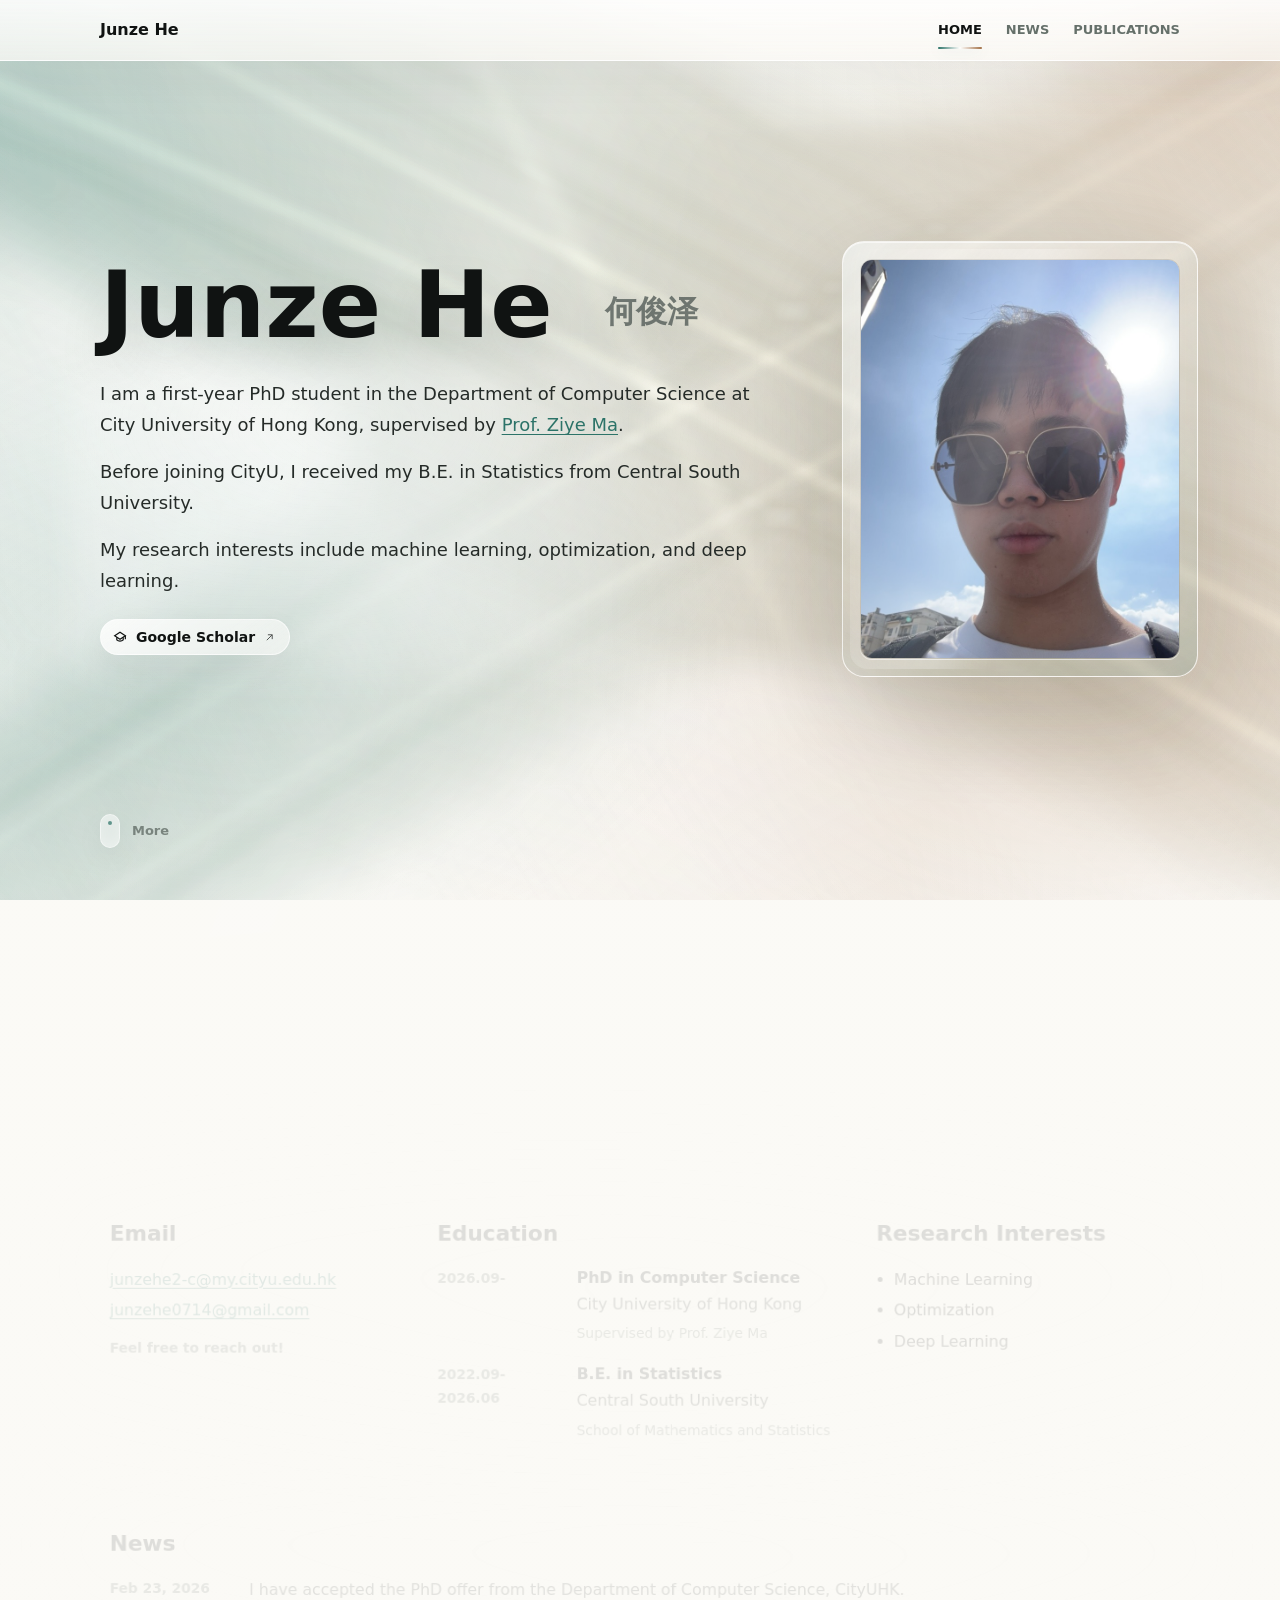
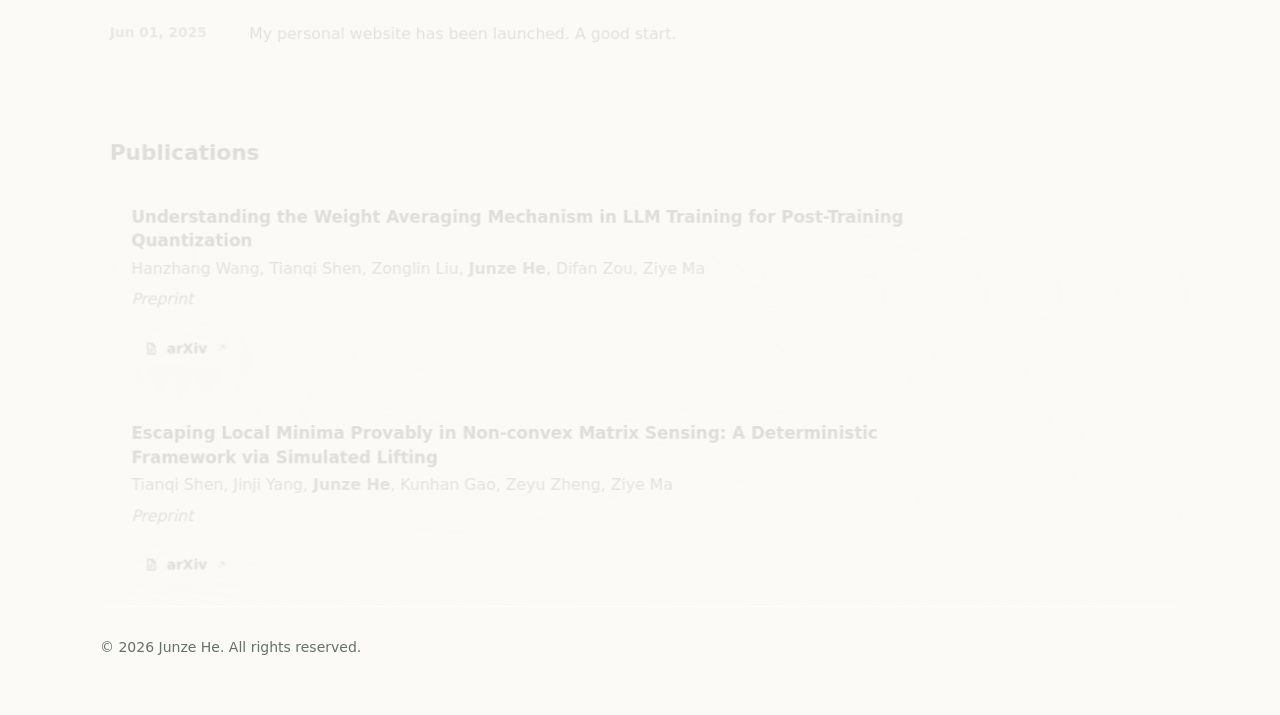
<file: index.html>
<!doctype html>
<html lang="en">
<head>
  <meta charset="utf-8">
  <meta name="viewport" content="width=device-width, initial-scale=1">
  <meta name="description" content="Junze He (何俊泽, junzehe0714) is a first-year PhD student in Computer Science at City University of Hong Kong, interested in machine learning, optimization, and deep learning.">
  <meta name="author" content="Junze He">
  <meta name="robots" content="index, follow">
  <meta name="keywords" content="Junze He, 何俊泽, junzehe, junzehe0714, City University of Hong Kong, Central South University, machine learning, optimization, deep learning">
  <link rel="canonical" href="https://junzehe0714.github.io/">
  <meta property="og:title" content="Junze He | 何俊泽">
  <meta property="og:description" content="Junze He (何俊泽, junzehe0714) is a first-year PhD student in Computer Science at City University of Hong Kong, interested in machine learning, optimization, and deep learning.">
  <meta property="og:url" content="https://junzehe0714.github.io/">
  <meta property="og:type" content="profile">
  <meta property="og:site_name" content="Junze He">
  <meta property="og:image" content="https://junzehe0714.github.io/static/assets/img/portrait-sunglasses.jpg">
  <meta property="profile:first_name" content="Junze">
  <meta property="profile:last_name" content="He">
  <meta name="twitter:card" content="summary_large_image">
  <meta name="twitter:title" content="Junze He | 何俊泽">
  <meta name="twitter:description" content="Junze He (何俊泽, junzehe0714) is a first-year PhD student in Computer Science at City University of Hong Kong, interested in machine learning, optimization, and deep learning.">
  <meta name="twitter:image" content="https://junzehe0714.github.io/static/assets/img/portrait-sunglasses.jpg">
  <title>Junze He | 何俊泽</title>
  <link rel="icon" href="static/assets/favicon.ico">
  <link rel="stylesheet" href="static/css/site.css">
  <script type="application/ld+json">
{
  "@context": "https://schema.org",
  "@type": "Person",
  "name": "Junze He",
  "alternateName": [
    "何俊泽",
    "junzehe0714",
    "junzehe"
  ],
  "url": "https://junzehe0714.github.io/",
  "image": "https://junzehe0714.github.io/static/assets/img/portrait-sunglasses.jpg",
  "jobTitle": "PhD Student in Computer Science",
  "affiliation": {
    "@type": "CollegeOrUniversity",
    "name": "City University of Hong Kong"
  },
  "alumniOf": [
    {
      "@type": "CollegeOrUniversity",
      "name": "Central South University"
    }
  ],
  "email": [
    "mailto:junzehe2-c@my.cityu.edu.hk",
    "mailto:junzehe0714@gmail.com"
  ],
  "sameAs": [
    "https://github.com/JunzeHe0714",
    "https://scholar.google.com/citations?user=xWvGcBMAAAAJ",
    "https://arxiv.org/abs/2602.05887"
  ],
  "knowsAbout": [
    "Machine Learning",
    "Optimization",
    "Deep Learning"
  ]
}
  </script>
</head>
<body>
  <canvas id="fluid-canvas" aria-hidden="true"></canvas>
  <div class="glass-atmosphere" aria-hidden="true"></div>
  <div class="glass-sheen" aria-hidden="true"></div>
  <div class="glass-lens" aria-hidden="true"></div>

  <header class="site-header">
    <a class="brand" href="#home">Junze He</a>
    <nav aria-label="Primary">
      <a href="#home">HOME</a>
      <a href="#news">NEWS</a>
      <a href="#publications">PUBLICATIONS</a>
    </nav>
  </header>

  <div id="smooth-content">
  <main>
    <section class="hero-wrap section" id="home">
      <div class="hero">
        <div class="home-main">
          <h1>Junze He <span>何俊泽</span></h1>
          <div class="bio"><p>I am a first-year PhD student in the Department of Computer Science at City University of Hong Kong, supervised by <a href="https://gavenma.github.io" target="_blank" rel="noreferrer">Prof. Ziye Ma</a>.</p>
<p>Before joining CityU, I received my B.E. in Statistics from Central South University.</p>
<p>My research interests include machine learning, optimization, and deep learning.</p><div class="profile-links" aria-label="Academic profiles">
        <a class="text-link" href="https://scholar.google.com/citations?user=xWvGcBMAAAAJ" target="_blank" rel="noreferrer" aria-label="Open Google Scholar profile">
          <svg aria-hidden="true" viewBox="0 0 24 24">
            <path d="M4 10.2 12 5l8 5.2-8 5.2z"></path>
            <path d="M7.2 12.3v4.1c1.1 1.2 2.7 1.9 4.8 1.9s3.7-.7 4.8-1.9v-4.1"></path>
            <path d="M20 10.2v5"></path>
          </svg>
          <span>Google Scholar</span>
          <svg class="external-mark" aria-hidden="true" viewBox="0 0 24 24">
            <path d="M7 17 17 7"></path>
            <path d="M9 7h8v8"></path>
          </svg>
        </a>
        </div></div>
        </div>
        <aside class="portrait-stage">
          <img src="static/assets/img/portrait-sunglasses.jpg" alt="Portrait of Junze He">
        </aside>
        <div class="scroll-cue">More</div>
      </div>
    </section>

    <section class="section home-meta reveal" aria-label="Home details">
      <div class="meta-block">
        <h2>Email</h2>
        <div class="email-list"><a href="mailto:junzehe2-c@my.cityu.edu.hk">junzehe2-c@my.cityu.edu.hk</a><a href="mailto:junzehe0714@gmail.com">junzehe0714@gmail.com</a></div>
        <p class="email-note">Feel free to reach out!</p>
      </div>
      <div class="meta-block">
        <h2>Education</h2>
        <div class="item-list">
        <article class="compact-item">
          <div class="item-date">2026.09-</div>
          <div>
            <h3>PhD in Computer Science</h3>
            <p>City University of Hong Kong</p>
            <span>Supervised by Prof. Ziye Ma</span>
          </div>
        </article>
        
        <article class="compact-item">
          <div class="item-date">2022.09-2026.06</div>
          <div>
            <h3>B.E. in Statistics</h3>
            <p>Central South University</p>
            <span>School of Mathematics and Statistics</span>
          </div>
        </article>
        </div>
      </div>
      <div class="meta-block">
        <h2>Research Interests</h2>
        <ul class="interest-list"><li>Machine Learning</li><li>Optimization</li><li>Deep Learning</li></ul>
      </div>
    </section>

    <section class="section content-section reveal" id="news">
      <h2>News</h2>
      <div class="item-list">
        <article class="compact-item">
          <time class="item-date" datetime="2026-02-23">Feb 23, 2026</time>
          <p>I have accepted the PhD offer from the Department of Computer Science, CityUHK.</p>
        </article>
        
        <article class="compact-item">
          <time class="item-date" datetime="2025-06-01">Jun 01, 2025</time>
          <p>My personal website has been launched. A good start.</p>
        </article>
        </div>
    </section>

    <section class="section content-section reveal" id="publications">
      <h2>Publications</h2>
      <div class="publication-list">
        <article class="publication publication-no-date">

          <div>
            <h3>Understanding the Weight Averaging Mechanism in LLM Training for Post-Training Quantization</h3>
            <p class="authors">Hanzhang Wang, Tianqi Shen, Zonglin Liu, <strong>Junze He</strong>, Difan Zou, Ziye Ma</p>
            <p class="venue-line">Preprint</p>
            <div class="inline-links">
        <a class="text-link" href="https://arxiv.org/abs/2610.05329" target="_blank" rel="noreferrer" aria-label="Open arXiv preprint">
          <svg aria-hidden="true" viewBox="0 0 24 24">
            <path d="M7 3.8h6.2L18 8.6v11.6H7z"></path>
            <path d="M13 4v5h5"></path>
            <path d="M9.8 13.4h5.4"></path>
            <path d="M9.8 16.4h4"></path>
          </svg>
          <span>arXiv</span>
          <svg class="external-mark" aria-hidden="true" viewBox="0 0 24 24">
            <path d="M7 17 17 7"></path>
            <path d="M9 7h8v8"></path>
          </svg>
        </a>
        </div>
          </div>
        </article>

        <article class="publication publication-no-date">

          <div>
            <h3>Escaping Local Minima Provably in Non-convex Matrix Sensing: A Deterministic Framework via Simulated Lifting</h3>
            <p class="authors">Tianqi Shen, Jinji Yang, <strong>Junze He</strong>, Kunhan Gao, Zeyu Zheng, Ziye Ma</p>
            <p class="venue-line">Preprint</p>
            <div class="inline-links">
        <a class="text-link" href="https://arxiv.org/abs/2602.05887" target="_blank" rel="noreferrer" aria-label="Open arXiv preprint">
          <svg aria-hidden="true" viewBox="0 0 24 24">
            <path d="M7 3.8h6.2L18 8.6v11.6H7z"></path>
            <path d="M13 4v5h5"></path>
            <path d="M9.8 13.4h5.4"></path>
            <path d="M9.8 16.4h4"></path>
          </svg>
          <span>arXiv</span>
          <svg class="external-mark" aria-hidden="true" viewBox="0 0 24 24">
            <path d="M7 17 17 7"></path>
            <path d="M9 7h8v8"></path>
          </svg>
        </a>
        </div>
          </div>
        </article>
</div>
    </section>
  </main>

  <footer>
    <p>&copy; 2026 Junze He. All rights reserved.</p>
  </footer>
  </div>

  <script type="module" src="static/js/site.js"></script>
</body>
</html>
</file>
<file: static/css/site.css>
:root {
      --bg: #fbfaf6;
      --ink: #101312;
      --muted: #65706a;
      --line: rgba(24, 30, 28, 0.13);
      --accent: #2c7368;
      --warm: #a27046;
      --max: 1080px;
    }

    * {
      box-sizing: border-box;
    }

    html {
      scroll-behavior: smooth;
    }

    body {
      margin: 0;
      color: var(--ink);
      background:
        linear-gradient(180deg, rgba(251, 250, 246, 0.88), rgba(251, 250, 246, 0.98) 58rem),
        linear-gradient(135deg, #fbfaf6 0%, #f2f5f0 42%, #fbf6ed 100%);
      font-family: ui-sans-serif, system-ui, -apple-system, BlinkMacSystemFont, "Segoe UI", Arial, "Noto Sans", sans-serif;
      font-size: 16px;
      line-height: 1.72;
      overflow-x: hidden;
    }

    body.smooth-ready {
      height: var(--smooth-height, auto);
    }

    #fluid-canvas {
      position: fixed;
      inset: 0;
      z-index: -4;
      width: 100%;
      height: 100%;
      pointer-events: none;
    }

    .glass-atmosphere,
    .glass-sheen,
    .glass-lens {
      position: fixed;
      inset: 0;
      pointer-events: none;
    }

    .glass-atmosphere {
      z-index: -3;
      background:
        radial-gradient(ellipse at 18% calc(72% + var(--lens-y, 0px) * -0.08), rgba(44, 115, 104, 0.18), transparent 32rem),
        radial-gradient(ellipse at 84% calc(78% + var(--lens-y, 0px) * -0.10), rgba(162, 112, 70, 0.15), transparent 30rem),
        linear-gradient(112deg, rgba(44, 115, 104, 0.14), transparent 38%, rgba(162, 112, 70, 0.12) 76%, transparent),
        linear-gradient(22deg, transparent 12%, rgba(255, 255, 255, 0.34) 34%, transparent 52%, rgba(232, 240, 235, 0.40) 78%, transparent);
      opacity: calc(0.84 + var(--glass-intensity, 0) * 0.12);
      transform: translate3d(calc(var(--mx, 0px) * 0.18), calc(var(--my, 0px) * 0.16), 0);
      transition: transform 900ms cubic-bezier(.16, 1, .3, 1);
    }

    .glass-sheen {
      z-index: -2;
      background:
        linear-gradient(100deg, transparent 0%, rgba(255, 255, 255, 0.42) 39%, transparent 51%),
        linear-gradient(178deg, rgba(255, 255, 255, 0.50), transparent 18%, transparent 74%, rgba(255, 255, 255, 0.44));
      mix-blend-mode: soft-light;
      opacity: 0.72;
    }

    .glass-lens {
      z-index: -1;
      background:
        linear-gradient(112deg, transparent 0%, rgba(255, 255, 255, 0.00) 26%, rgba(255, 255, 255, 0.42) 37%, rgba(255, 255, 255, 0.10) 43%, transparent 55%),
        linear-gradient(68deg, transparent 8%, rgba(44, 115, 104, 0.08) 30%, rgba(255, 255, 255, 0.18) 44%, rgba(162, 112, 70, 0.07) 64%, transparent 82%);
      opacity: calc(0.34 + var(--glass-intensity, 0) * 0.34);
      mix-blend-mode: soft-light;
      transform:
        translate3d(calc(var(--mx, 0px) * -0.16), calc(var(--lens-y, 0px) + var(--my, 0px) * 0.10), 0)
        skewY(-5deg);
      will-change: transform, opacity;
    }

    a {
      color: var(--accent);
      text-decoration-thickness: 1px;
      text-underline-offset: 0.18em;
    }

    a:hover {
      color: var(--ink);
    }

    .site-header {
      position: sticky;
      top: 0;
      z-index: 20;
      display: flex;
      align-items: center;
      justify-content: space-between;
      width: 100%;
      padding: 16px max(22px, calc((100vw - var(--max)) / 2));
      border-bottom: 1px solid rgba(255, 255, 255, 0.58);
      background:
        linear-gradient(180deg, rgba(255, 255, 255, 0.74), rgba(251, 250, 246, 0.44)),
        rgba(251, 250, 246, 0.56);
      box-shadow: 0 14px 54px rgba(34, 42, 38, 0.055);
      backdrop-filter: blur(20px) saturate(1.16);
    }

    .brand {
      color: var(--ink);
      font-weight: 760;
      text-decoration: none;
    }

    nav {
      display: flex;
      gap: 24px;
      min-width: 0;
      font-size: 13px;
      font-weight: 730;
      letter-spacing: 0;
    }

    nav a {
      color: var(--muted);
      text-decoration: none;
      transition: color 220ms ease;
    }

    nav a:hover,
    nav a.is-active {
      color: var(--ink);
    }

    nav a.is-active {
      position: relative;
    }

    nav a.is-active::after {
      content: "";
      position: absolute;
      left: 0;
      right: 0;
      bottom: -8px;
      height: 2px;
      border-radius: 999px;
      background: linear-gradient(90deg, var(--accent), rgba(255, 255, 255, 0.72), var(--warm));
      box-shadow: 0 0 16px rgba(44, 115, 104, 0.18);
    }

    .section {
      width: min(var(--max), calc(100% - 44px));
      margin: 0 auto;
    }

    #smooth-content {
      position: relative;
      width: 100%;
    }

    body.smooth-ready #smooth-content {
      position: fixed;
      top: 0;
      left: 0;
      right: 0;
      will-change: transform;
      transform: translate3d(0, calc(var(--smooth-y, 0px) * -1), 0);
    }

    .hero-wrap {
      min-height: 126vh;
      padding-top: clamp(42px, 8vw, 72px);
    }

    .hero {
      position: sticky;
      top: 70px;
      display: grid;
      grid-template-columns: minmax(0, 1fr) minmax(250px, 320px);
      gap: clamp(34px, 7vw, 82px);
      align-items: center;
      min-height: calc(100vh - 94px);
      padding: 26px 0 58px;
    }

    h1,
    h2,
    h3,
    p {
      margin-top: 0;
    }

    h1 {
      margin-bottom: 28px;
      max-width: 860px;
      font-size: clamp(54px, 8.4vw, 92px);
      line-height: 0.94;
      letter-spacing: 0;
      text-shadow: 0 18px 48px rgba(34, 42, 38, 0.10);
    }

    h1 span {
      display: inline-block;
      margin: 0 0 0 20px;
      color: rgba(79, 89, 84, 0.78);
      font-size: 0.34em;
      font-weight: 620;
      line-height: 1.15;
      vertical-align: middle;
    }

    .bio {
      position: relative;
      max-width: 704px;
      color: #252b28;
      font-size: clamp(16px, 1.5vw, 18px);
      margin-top: 30px;
    }

    .bio::before {
      content: "";
      position: absolute;
      inset: -22px -30px;
      z-index: -1;
      border-radius: 32px;
      background:
        radial-gradient(ellipse at 40% 20%, rgba(255, 255, 255, 0.54), rgba(255, 255, 255, 0.24) 44%, rgba(255, 255, 255, 0) 80%),
        linear-gradient(90deg, rgba(255, 255, 255, 0.30), rgba(255, 255, 255, 0.16) 62%, rgba(255, 255, 255, 0));
      filter: blur(18px);
      opacity: calc(0.68 - var(--hero-progress, 0) * 0.22);
    }

    .bio p {
      margin-bottom: 16px;
    }

    .profile-links {
      display: flex;
      flex-wrap: wrap;
      gap: 10px;
      margin-top: 22px;
    }

    .portrait-stage {
      position: relative;
      width: min(100%, 320px);
      justify-self: end;
      transform:
        translate3d(0, calc(var(--hero-progress, 0) * -20px), 0)
        rotateX(calc(var(--pointer-y, 0) * -3.8deg))
        rotateY(calc(var(--pointer-x, 0) * 5deg));
      transform-style: preserve-3d;
      transition: transform 760ms cubic-bezier(.16, 1, .3, 1);
    }

    .portrait-stage::before {
      content: "";
      position: absolute;
      inset: -18px;
      z-index: -1;
      border: 1px solid rgba(255, 255, 255, 0.78);
      border-radius: 22px;
      background:
        linear-gradient(142deg, rgba(255, 255, 255, 0.72), rgba(255, 255, 255, 0.18) 48%, rgba(44, 115, 104, 0.12)),
        linear-gradient(25deg, rgba(162, 112, 70, 0.10), transparent 44%);
      box-shadow:
        inset 0 1px 0 rgba(255, 255, 255, 0.72),
        inset 0 -28px 55px rgba(44, 115, 104, 0.08),
        0 38px 110px rgba(34, 42, 38, 0.16);
      backdrop-filter: blur(18px) saturate(1.14);
      opacity: 0.92;
    }

    .portrait-stage::after {
      content: "";
      position: absolute;
      inset: -10px;
      border-radius: 18px;
      background: linear-gradient(105deg, transparent 0%, rgba(255, 255, 255, 0.55) 43%, transparent 56%);
      opacity: 0.46;
      transform: translate3d(calc(var(--mx, 0px) * 0.20), calc(var(--my, 0px) * 0.12), 32px);
      pointer-events: none;
      mix-blend-mode: screen;
    }

    .portrait-stage img {
      display: block;
      width: 100%;
      aspect-ratio: 4 / 5;
      object-fit: cover;
      object-position: center 34%;
      border: 1px solid rgba(24, 30, 28, 0.12);
      border-radius: 12px;
      box-shadow: 0 1px 0 rgba(255, 255, 255, 0.55);
    }

    .scroll-cue {
      position: absolute;
      left: 0;
      bottom: 30px;
      display: inline-flex;
      align-items: center;
      gap: 12px;
      color: rgba(101, 112, 106, 0.82);
      font-size: 13px;
      font-weight: 680;
      opacity: calc(1 - var(--hero-progress, 0));
      transform: translateY(calc(var(--hero-progress, 0) * 16px));
      transition: opacity 220ms linear;
    }

    .scroll-cue::before {
      content: "";
      width: 18px;
      height: 32px;
      border: 1px solid rgba(255, 255, 255, 0.62);
      border-radius: 999px;
      background: rgba(255, 255, 255, 0.30);
      box-shadow: inset 0 0 18px rgba(255, 255, 255, 0.48), 0 10px 28px rgba(34, 42, 38, 0.06);
      backdrop-filter: blur(10px);
    }

    .scroll-cue::after {
      content: "";
      position: absolute;
      left: 8px;
      top: 7px;
      width: 4px;
      height: 4px;
      border-radius: 50%;
      background: var(--accent);
      opacity: 0.72;
      animation: scroll-dot 1800ms cubic-bezier(.16, 1, .3, 1) infinite;
    }

    @keyframes scroll-dot {
      0% { transform: translateY(0); opacity: 0; }
      18% { opacity: 0.72; }
      76% { transform: translateY(13px); opacity: 0.72; }
      100% { transform: translateY(13px); opacity: 0; }
    }

    .home-meta,
    .content-section {
      position: relative;
      z-index: 2;
      padding: 42px 0;
      border-top: 0;
      background: transparent;
    }

    .home-meta::before,
    .content-section::before {
      content: "";
      position: absolute;
      inset: -54px -88px;
      z-index: -1;
      background:
        radial-gradient(ellipse at 18% 34%, rgba(255, 255, 255, 0.44), rgba(255, 255, 255, 0.18) 38%, rgba(255, 255, 255, 0) 76%),
        radial-gradient(ellipse at 52% 42%, rgba(255, 255, 255, 0.42), rgba(255, 255, 255, 0.16) 40%, rgba(255, 255, 255, 0) 80%),
        radial-gradient(ellipse at 84% 38%, rgba(255, 255, 255, 0.34), rgba(255, 255, 255, 0.13) 36%, rgba(255, 255, 255, 0) 76%);
      filter: blur(34px);
      opacity: 0.78;
      pointer-events: none;
    }

    .home-meta::after,
    .content-section::after {
      content: none;
    }

    .home-meta {
      display: grid;
      grid-template-columns: 1fr 1.38fr 1fr;
      gap: 34px;
    }

    h2 {
      margin-bottom: 18px;
      font-size: 22px;
      line-height: 1.3;
      letter-spacing: 0;
    }

    h3 {
      margin-bottom: 2px;
      font-size: 16px;
      line-height: 1.45;
    }

    .email-list {
      display: grid;
      gap: 4px;
      overflow-wrap: anywhere;
    }

    .email-note {
      margin: 12px 0 0;
      color: var(--muted);
      font-size: 14px;
      font-weight: 620;
    }

    .item-list,
    .publication-list {
      display: grid;
      gap: 16px;
    }

    .compact-item,
    .publication {
      display: grid;
      grid-template-columns: 124px minmax(0, 1fr);
      gap: 18px;
    }

    .publication {
      position: relative;
      overflow: visible;
      grid-template-columns: minmax(0, 1fr);
      padding: 20px 22px;
      border: 0;
      border-radius: 0;
      background: transparent;
      box-shadow: none;
    }

    .publication::before {
      content: "";
      position: absolute;
      inset: -62px -84px;
      z-index: -1;
      border-radius: 50%;
      background:
        radial-gradient(ellipse at 24% 32%, rgba(255, 255, 255, 0.52), rgba(255, 255, 255, 0.21) 40%, rgba(255, 255, 255, 0) 78%),
        radial-gradient(ellipse at 78% 58%, rgba(255, 255, 255, 0.32), rgba(255, 255, 255, 0.13) 38%, rgba(255, 255, 255, 0) 78%);
      filter: blur(34px);
      opacity: 0.78;
      transform: translateX(calc(var(--pointer-x, 0) * 8px));
      pointer-events: none;
    }

    .publication h3 {
      position: relative;
      max-width: 820px;
      font-size: 17px;
    }

    .publication .venue-line {
      margin-top: 4px;
      color: #303633;
      font-style: italic;
      font-weight: 400;
    }

    .item-date {
      color: var(--muted);
      font-size: 14px;
      font-weight: 760;
    }

    .compact-item p,
    .publication p {
      margin-bottom: 2px;
      color: #303633;
    }

    .compact-item span {
      color: var(--muted);
      font-size: 14px;
    }

    .interest-list {
      margin: 0;
      padding-left: 18px;
    }

    .interest-list li {
      margin-bottom: 4px;
    }

    .authors strong {
      font-weight: 820;
    }

    .inline-links {
      display: flex;
      flex-wrap: wrap;
      gap: 12px;
      margin-top: 18px;
    }

    .text-link {
      display: inline-flex;
      align-items: center;
      gap: 8px;
      min-height: 36px;
      padding: 0 13px 0 11px;
      border: 1px solid rgba(255, 255, 255, 0.62);
      border-radius: 999px;
      background:
        linear-gradient(145deg, rgba(255, 255, 255, 0.70), rgba(255, 255, 255, 0.24)),
        rgba(251, 250, 246, 0.44);
      color: var(--ink);
      font-size: 14px;
      font-weight: 720;
      text-decoration: none;
      backdrop-filter: blur(8px);
      box-shadow: 0 12px 32px rgba(34, 42, 38, 0.055);
    }

    .text-link:hover {
      border-color: rgba(44, 115, 104, 0.42);
      color: var(--accent);
      background: rgba(255, 255, 255, 0.80);
    }

    .text-link svg {
      width: 16px;
      height: 16px;
      stroke: currentColor;
      stroke-width: 1.8;
      fill: none;
      flex: 0 0 auto;
    }

    .text-link .external-mark {
      width: 13px;
      height: 13px;
      opacity: 0.72;
    }

    body.webgl-fallback #fluid-canvas {
      display: none;
    }

    body.webgl-fallback .reveal {
      opacity: 1;
      transform: none;
    }

    .reveal {
      opacity: calc(0.12 + var(--reveal-progress, 0) * 0.88);
      transform:
        translateY(calc((1 - var(--reveal-progress, 0)) * 42px))
        scale(calc(0.982 + var(--reveal-progress, 0) * 0.018));
      will-change: opacity, transform;
      transition: none;
    }

    footer {
      position: relative;
      z-index: 2;
      width: min(var(--max), calc(100% - 44px));
      margin: 0 auto;
      padding: 28px 0 42px;
      border-top: 1px solid rgba(255, 255, 255, 0.58);
      color: var(--muted);
      font-size: 14px;
    }

    @media (prefers-reduced-motion: reduce) {
      html {
        scroll-behavior: auto;
      }

      #fluid-canvas {
        display: none;
      }

      .hero,
      .portrait-stage,
      #smooth-content,
      .reveal {
        position: static;
        opacity: 1;
        transform: none;
        transition: none;
      }

      .hero-wrap {
        min-height: auto;
      }
    }

    @media (max-width: 780px) {
      .site-header {
        align-items: flex-start;
        flex-direction: column;
        gap: 8px;
      }

      nav {
        width: 100%;
        gap: 16px;
        overflow-x: auto;
        padding-bottom: 2px;
      }

      .hero-wrap {
        min-height: auto;
      }

      .hero {
        position: relative;
        top: auto;
        grid-template-columns: 1fr;
        gap: 28px;
        min-height: auto;
        padding: 42px 0 52px;
      }

      .portrait-stage {
        order: -1;
        justify-self: start;
        width: min(256px, 72vw);
      }

      .portrait-stage::before {
        inset: -10px;
        border-radius: 14px;
      }

      .bio::before {
        inset: -16px -10px;
      }

      .home-meta::before,
      .content-section::before {
        inset: -28px 0;
      }

      .publication::before {
        inset: -36px -8px;
      }

      h1 span {
        display: block;
        margin: 9px 0 0 2px;
        font-size: 0.46em;
        vertical-align: baseline;
      }

      .scroll-cue {
        display: none;
      }

      .home-meta {
        grid-template-columns: 1fr;
      }

      .compact-item,
      .publication {
        grid-template-columns: 1fr;
        gap: 4px;
      }
    }
</file>
